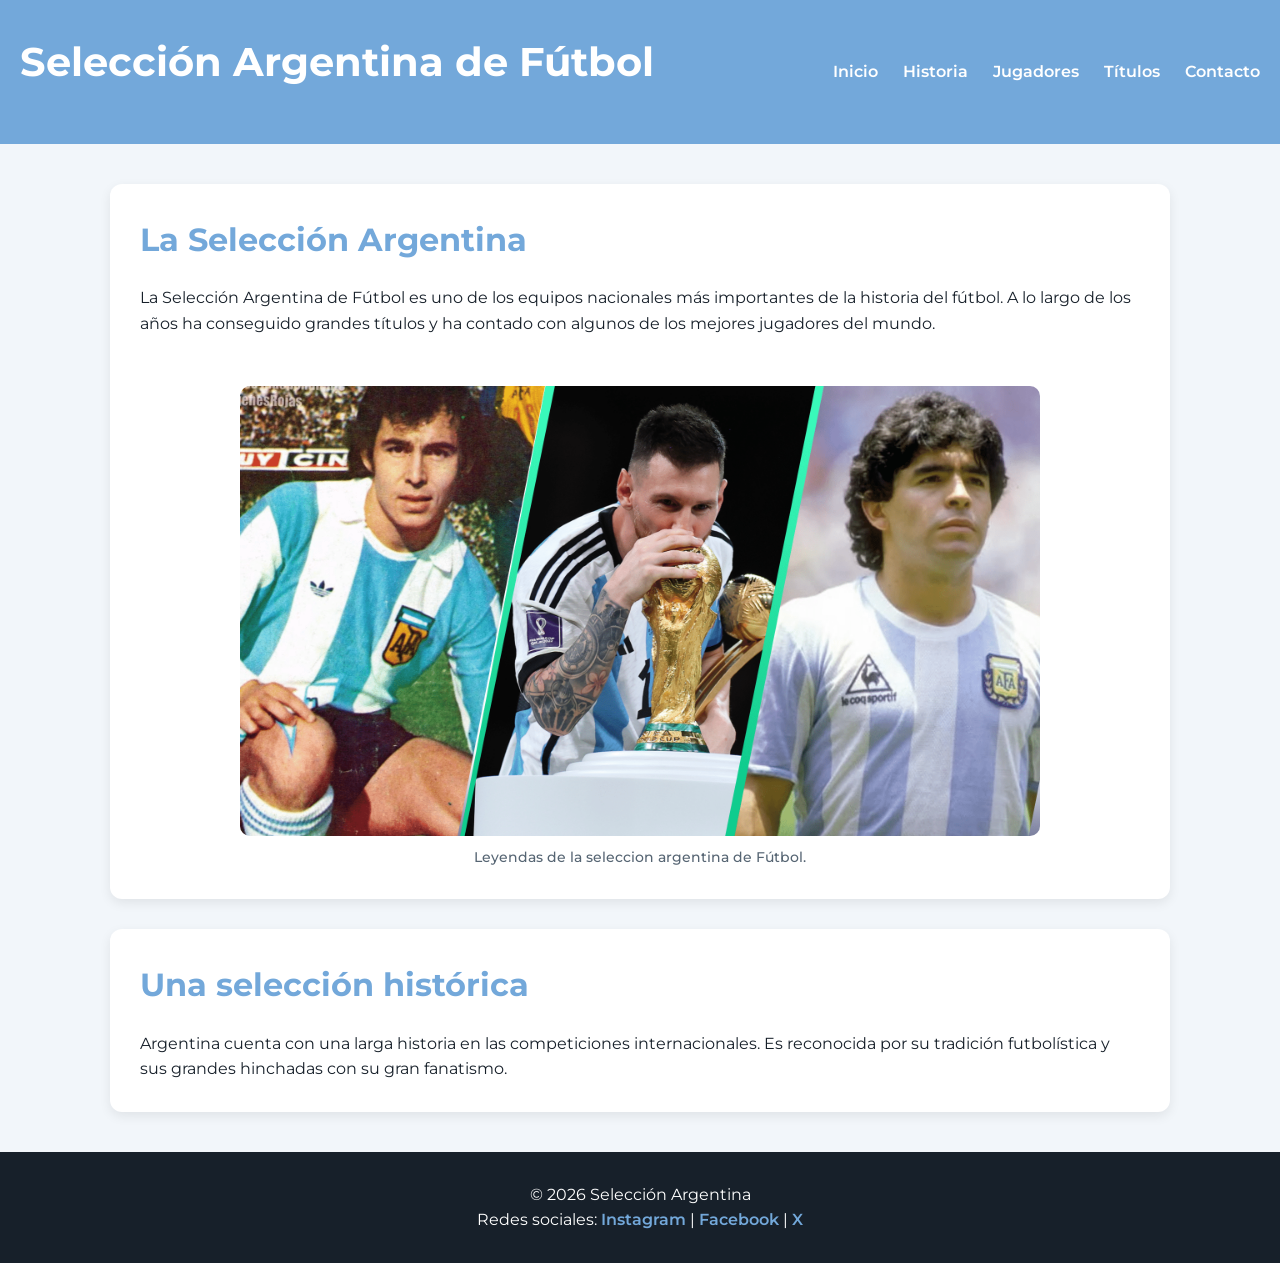
<file: index.html>
<!DOCTYPE html>
<html lang="es">
<head>
    <meta charset="UTF-8">
    <meta name="viewport" content="width=device-width, initial-scale=1.0">
    <title>Selección Argentina</title>

    <link rel="stylesheet" href="styles/styles.css">
</head>

<body class="pagina">

    <header class="encabezado">
        <h1 class="titulo-principal">Selección Argentina de Fútbol</h1>

        <nav class="navegacion">
            <ul class="lista-navegacion">
                <li><a href="index.html">Inicio</a></li>
                <li><a href="pages/historia.html">Historia</a></li>
                <li><a href="pages/jugadores.html">Jugadores</a></li>
                <li><a href="pages/titulos.html">Títulos</a></li>
                <li><a href="pages/contacto.html">Contacto</a></li>
            </ul>
        </nav>
    </header>

    <main class="contenido-principal">

        <section class="seccion">
            <h2 class="titulo-seccion">La Selección Argentina</h2>

            <p class="texto">
                La Selección Argentina de Fútbol es uno de los equipos
                nacionales más importantes de la historia del fútbol.
                A lo largo de los años ha conseguido grandes títulos
                y ha contado con algunos de los mejores jugadores
                del mundo.
            </p>

            <figure class="figura">
                <img class="imagen-principal"
                     src="img/inicio seleccion.png"
                     alt="Jugadores más importantes de la historia de Argentina">
                <figcaption class="descripcion-imagen">
                    Leyendas de la seleccion argentina de Fútbol.
                </figcaption>
            </figure>
        </section>

        <section class="seccion">
            <h2 class="titulo-seccion">Una selección histórica</h2>

            <p class="texto">
                Argentina cuenta con una larga historia en las
                competiciones internacionales. Es reconocida por
                su tradición futbolística y sus grandes hinchadas con su gran fanatismo.
            </p>
        </section>

    </main>

    <footer class="pie-pagina">
        <p class="texto">&copy; 2026 Selección Argentina</p>

        <p class="texto">
            Redes sociales:
            <a href="#">Instagram</a> |
            <a href="#">Facebook</a> |
            <a href="#">X</a>
        </p>
    </footer>

</body>
</html>
</file>
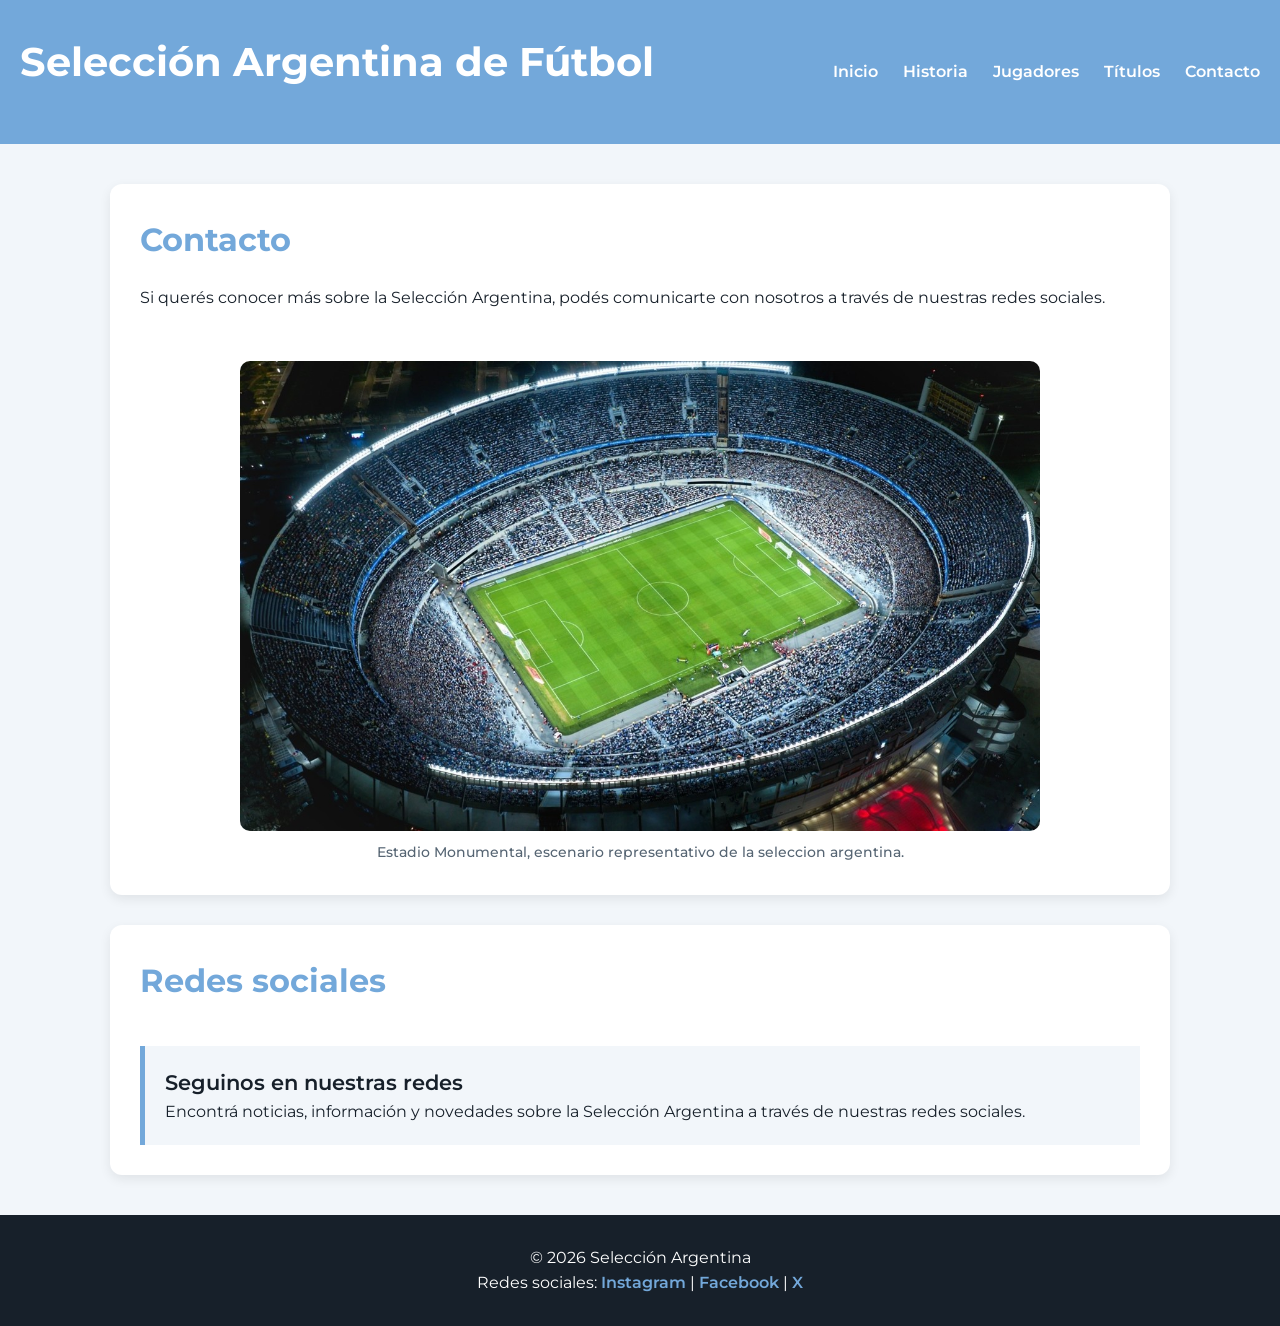
<file: pages/contacto.html>
<!DOCTYPE html>
<html lang="es">
<head>
    <meta charset="UTF-8">
    <meta name="viewport" content="width=device-width, initial-scale=1.0">
    <title>Contacto - Selección Argentina</title>

    <link rel="stylesheet" href="../styles/styles.css">
</head>

<body class="pagina">

    <header class="encabezado">
        <h1 class="titulo-principal">Selección Argentina de Fútbol</h1>

        <nav class="navegacion">
            <ul class="lista-navegacion">
                <li><a href="../index.html">Inicio</a></li>
                <li><a href="historia.html">Historia</a></li>
                <li><a href="jugadores.html">Jugadores</a></li>
                <li><a href="titulos.html">Títulos</a></li>
                <li><a href="contacto.html">Contacto</a></li>
            </ul>
        </nav>
    </header>

    <main class="contenido-principal">

        <section class="seccion">
            <h2 class="titulo-seccion">Contacto</h2>

            <p class="texto">
                Si querés conocer más sobre la Selección Argentina,
                podés comunicarte con nosotros a través de nuestras
                redes sociales.
            </p>

            <figure class="figura">
                <img class="imagen-principal"
                     src="../img/monumental.jpg"
                     alt="Estadio Monumental">
                <figcaption class="descripcion-imagen">
                    Estadio Monumental, escenario representativo
                    de la seleccion argentina.
                </figcaption>
            </figure>
        </section>

        <section class="seccion">
            <h2 class="titulo-seccion">Redes sociales</h2>

            <article class="articulo">
                <h3 class="subtitulo">Seguinos en nuestras redes</h3>

                <p class="texto">
                    Encontrá noticias, información y novedades sobre
                    la Selección Argentina a través de nuestras redes
                    sociales.
                </p>
            </article>

        </section>

    </main>

    <footer class="pie-pagina">
        <p class="texto">&copy; 2026 Selección Argentina</p>

        <p class="texto">
            Redes sociales:
            <a href="#">Instagram</a> |
            <a href="#">Facebook</a> |
            <a href="#">X</a>
        </p>
    </footer>

</body>
</html>
</file>
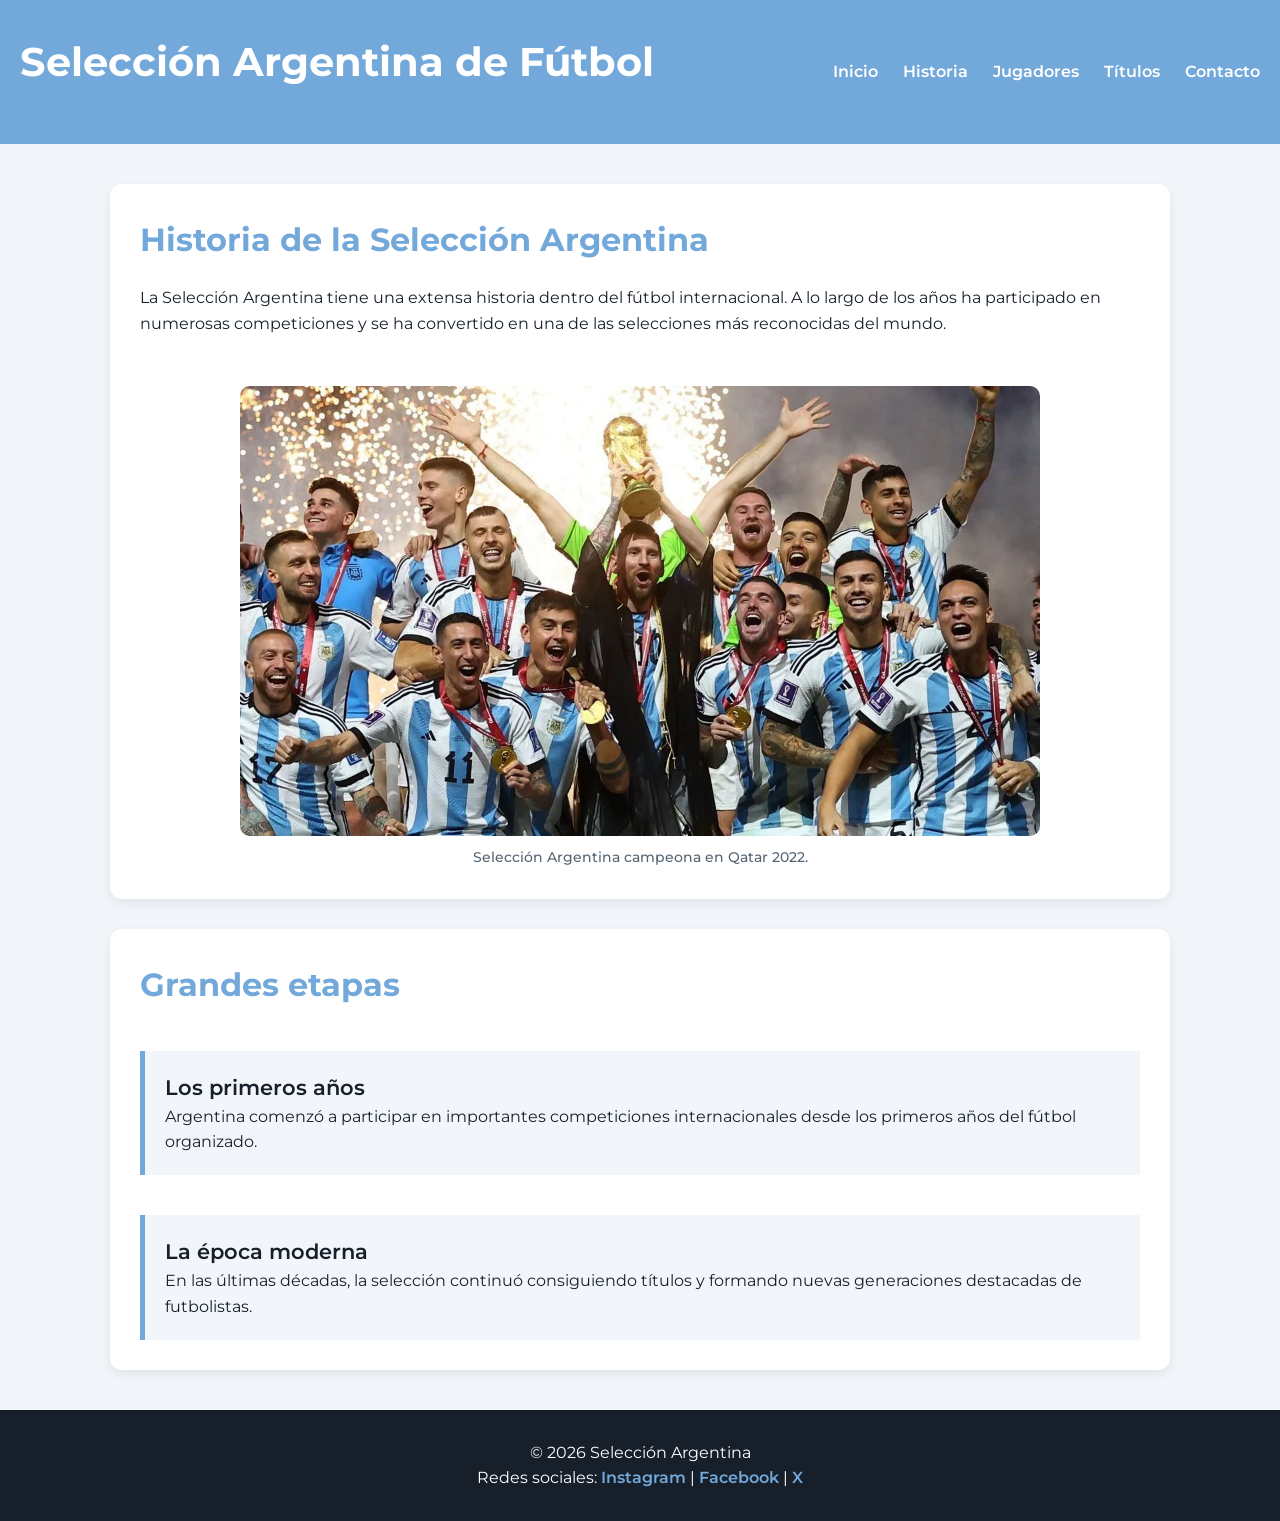
<file: pages/historia.html>
<!DOCTYPE html>
<html lang="es">
<head>
    <meta charset="UTF-8">
    <meta name="viewport" content="width=device-width, initial-scale=1.0">
    <title>Historia - Selección Argentina</title>

    <link rel="stylesheet" href="../styles/styles.css">
</head>

<body class="pagina">

    <header class="encabezado">
        <h1 class="titulo-principal">Selección Argentina de Fútbol</h1>

        <nav class="navegacion">
            <ul class="lista-navegacion">
                <li><a href="../index.html">Inicio</a></li>
                <li><a href="historia.html">Historia</a></li>
                <li><a href="jugadores.html">Jugadores</a></li>
                <li><a href="titulos.html">Títulos</a></li>
                <li><a href="contacto.html">Contacto</a></li>
            </ul>
        </nav>
    </header>

    <main class="contenido-principal">

        <section class="seccion">
            <h2 class="titulo-seccion">Historia de la Selección Argentina</h2>

            <p class="texto">
                La Selección Argentina tiene una extensa historia dentro
                del fútbol internacional. A lo largo de los años ha
                participado en numerosas competiciones y se ha convertido
                en una de las selecciones más reconocidas del mundo.
            </p>

            <figure class="figura">
                <img class="imagen-principal"
                     src="../img/seleccion-argentina.jpg"
                     alt="Selección Argentina">
                <figcaption class="descripcion-imagen">
                    Selección Argentina campeona en Qatar 2022.
                </figcaption>
            </figure>
        </section>

        <section class="seccion">
            <h2 class="titulo-seccion">Grandes etapas</h2>

            <article class="articulo">
                <h3 class="subtitulo">Los primeros años</h3>

                <p class="texto">
                    Argentina comenzó a participar en importantes
                    competiciones internacionales desde los primeros
                    años del fútbol organizado.
                </p>
            </article>

            <article class="articulo">
                <h3 class="subtitulo">La época moderna</h3>

                <p class="texto">
                    En las últimas décadas, la selección continuó
                    consiguiendo títulos y formando nuevas generaciones
                    destacadas de futbolistas.
                </p>
            </article>
        </section>

    </main>

    <footer class="pie-pagina">
        <p class="texto">&copy; 2026 Selección Argentina</p>

        <p class="texto">
            Redes sociales:
            <a href="#">Instagram</a> |
            <a href="#">Facebook</a> |
            <a href="#">X</a>
        </p>
    </footer>

</body>
</html>
</file>
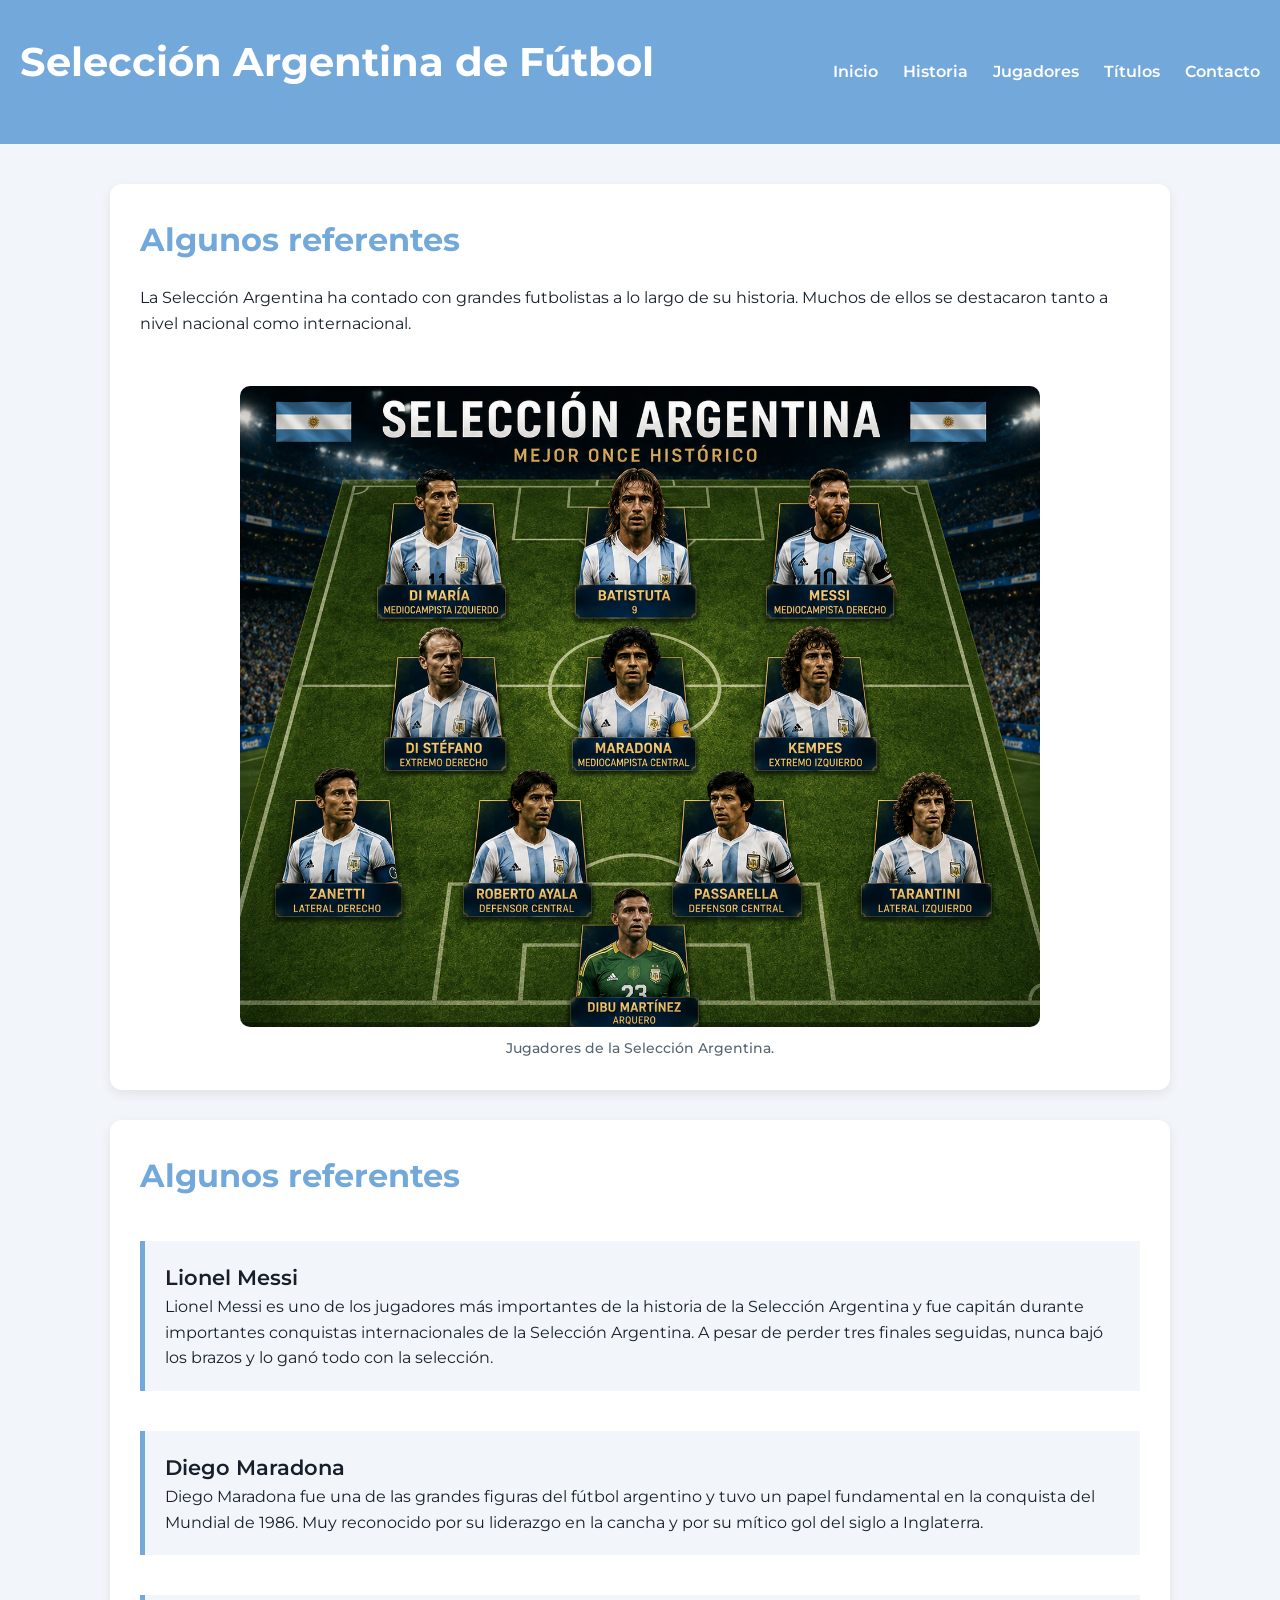
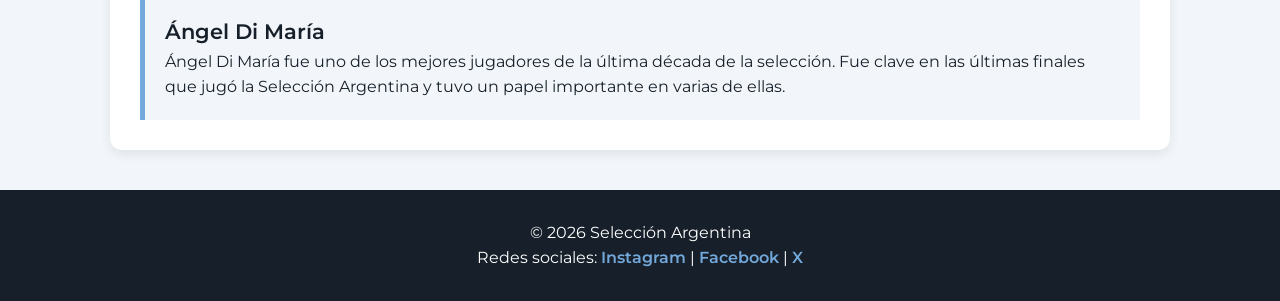
<file: pages/jugadores.html>
<!DOCTYPE html>
<html lang="es">
<head>
    <meta charset="UTF-8">
    <meta name="viewport" content="width=device-width, initial-scale=1.0">
    <title>Jugadores - Selección Argentina</title>

    <link rel="stylesheet" href="../styles/styles.css">
</head>

<body class="pagina">

    <header class="encabezado">
        <h1 class="titulo-principal">Selección Argentina de Fútbol</h1>

        <nav class="navegacion">
            <ul class="lista-navegacion">
                <li><a href="../index.html">Inicio</a></li>
                <li><a href="historia.html">Historia</a></li>
                <li><a href="jugadores.html">Jugadores</a></li>
                <li><a href="titulos.html">Títulos</a></li>
                <li><a href="contacto.html">Contacto</a></li>
            </ul>
        </nav>
    </header>

    <main class="contenido-principal">

        <section class="seccion referentes">
            <h2 class="titulo-seccion">Algunos referentes</h2>

            <p class="texto">
                La Selección Argentina ha contado con grandes futbolistas
                a lo largo de su historia. Muchos de ellos se destacaron
                tanto a nivel nacional como internacional.
            </p>

            <figure class="figura">
                <img class="imagen-principal"
                     src="../img/jugadores-destacados.png"
                     alt="Jugadores de la Selección Argentina">
                <figcaption class="descripcion-imagen">
                    Jugadores de la Selección Argentina.
                </figcaption>
            </figure>
        </section>

        <section class="seccion">
            <h2 class="titulo-seccion">Algunos referentes</h2>

            <article class="articulo">
                <h3 class="subtitulo">Lionel Messi</h3>

                <p class="texto">
                    Lionel Messi es uno de los jugadores más importantes
                    de la historia de la Selección Argentina y fue capitán
                    durante importantes conquistas internacionales de la
                    Selección Argentina. A pesar de perder tres finales
                    seguidas, nunca bajó los brazos y lo ganó todo con
                    la selección.
                </p>
            </article>

            <article class="articulo">
                <h3 class="subtitulo">Diego Maradona</h3>

                <p class="texto">
                    Diego Maradona fue una de las grandes figuras del
                    fútbol argentino y tuvo un papel fundamental en la
                    conquista del Mundial de 1986. Muy reconocido por su
                    liderazgo en la cancha y por su mítico gol del siglo
                    a Inglaterra.
                </p>
            </article>

            <article class="articulo">
                <h3 class="subtitulo">Ángel Di María</h3>

                <p class="texto">
                    Ángel Di María fue uno de los mejores jugadores de la
                    última década de la selección. Fue clave en las últimas
                    finales que jugó la Selección Argentina y tuvo un papel
                    importante en varias de ellas.
                </p>
            </article>

        </section>

    </main>

    <footer class="pie-pagina">
        <p class="texto">&copy; 2026 Selección Argentina</p>

        <p class="texto">
            Redes sociales:
            <a href="#">Instagram</a> |
            <a href="#">Facebook</a> |
            <a href="#">X</a>
        </p>
    </footer>

</body>
</html>
</file>
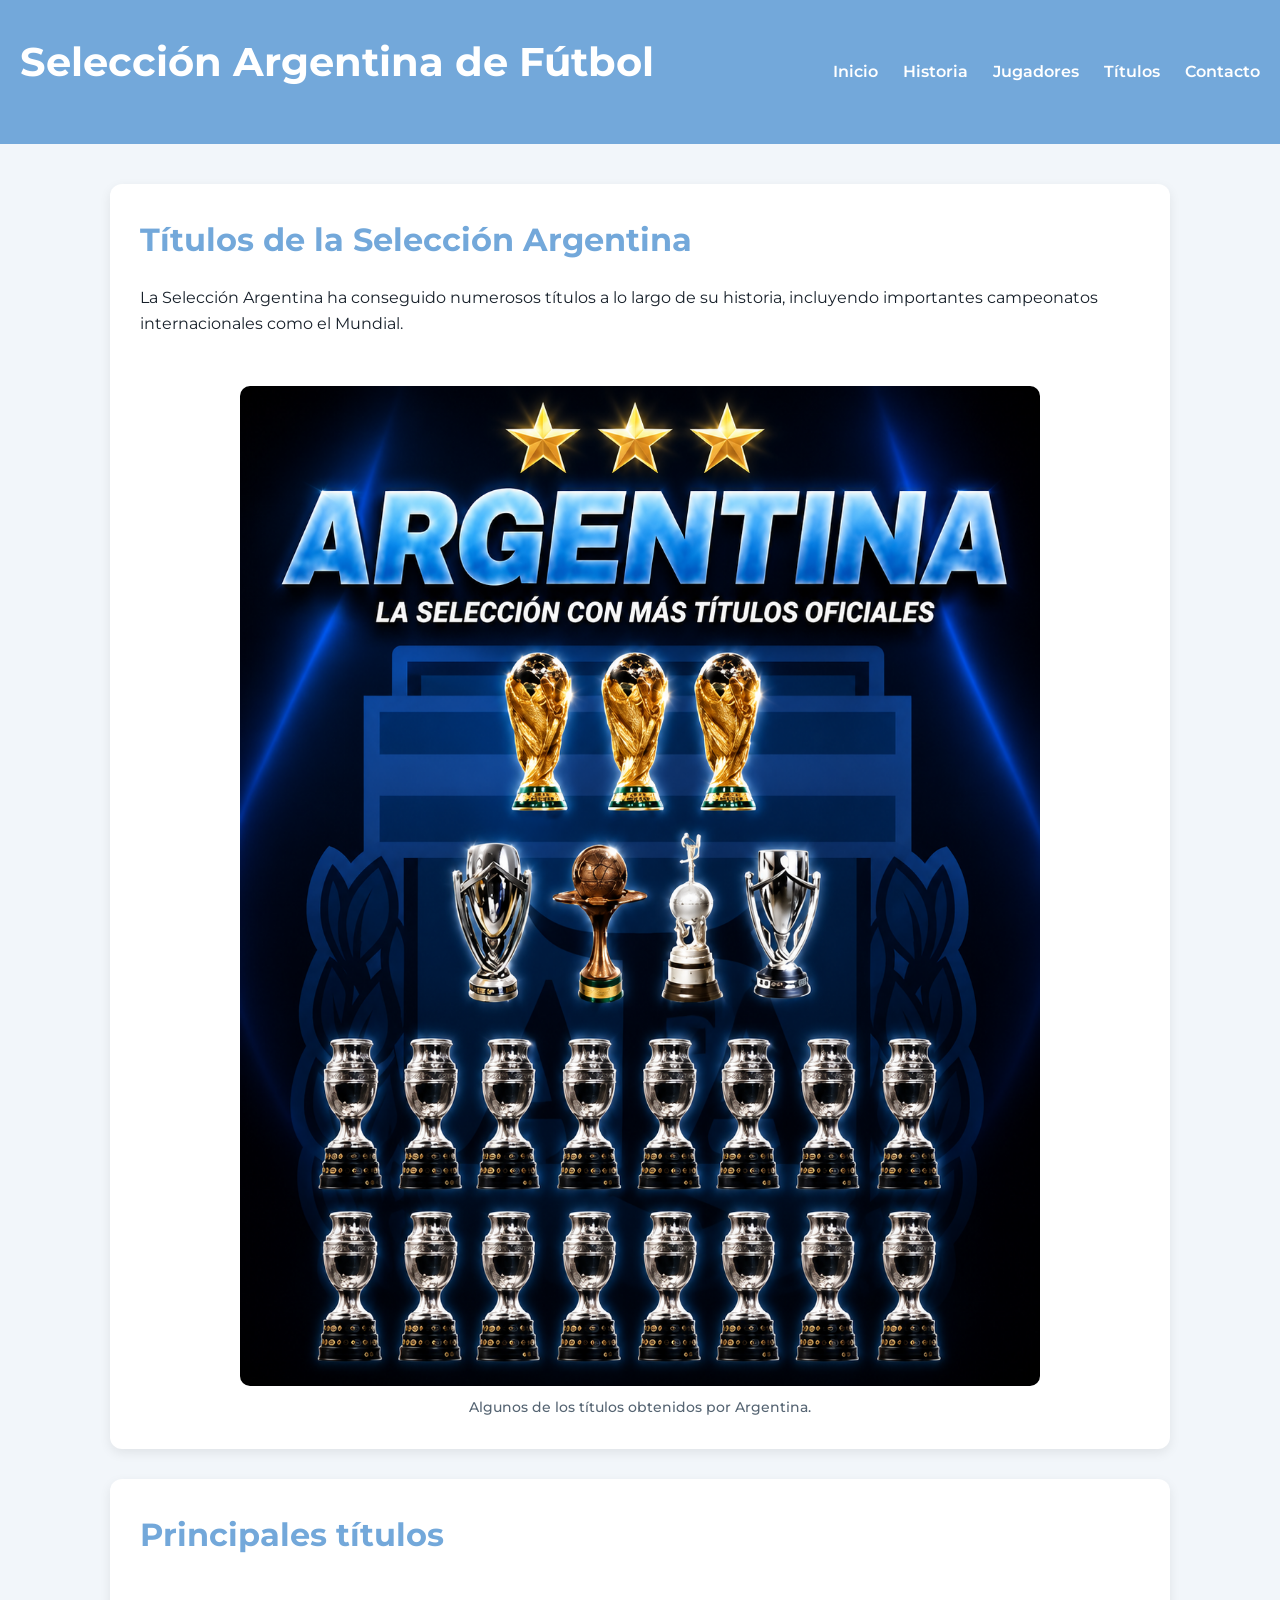
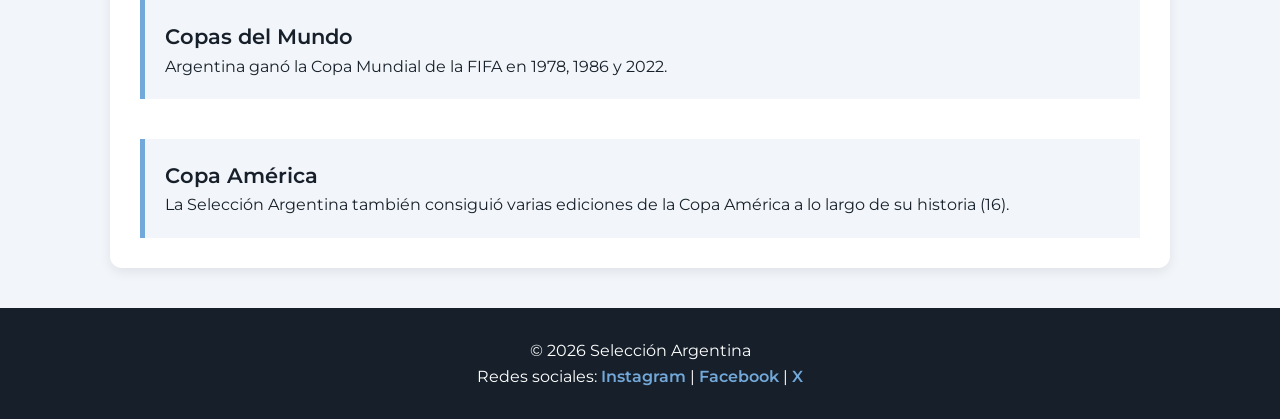
<file: pages/titulos.html>
<!DOCTYPE html>
<html lang="es">
<head>
    <meta charset="UTF-8">
    <meta name="viewport" content="width=device-width, initial-scale=1.0">
    <title>Títulos - Selección Argentina</title>

    <link rel="stylesheet" href="../styles/styles.css">
</head>

<body class="pagina">

    <header class="encabezado">
        <h1 class="titulo-principal">Selección Argentina de Fútbol</h1>

        <nav class="navegacion">
            <ul class="lista-navegacion">
                <li><a href="../index.html">Inicio</a></li>
                <li><a href="historia.html">Historia</a></li>
                <li><a href="jugadores.html">Jugadores</a></li>
                <li><a href="titulos.html">Títulos</a></li>
                <li><a href="contacto.html">Contacto</a></li>
            </ul>
        </nav>
    </header>

    <main class="contenido-principal">

        <section class="seccion">
            <h2 class="titulo-seccion">Títulos de la Selección Argentina</h2>

            <p class="texto">
                La Selección Argentina ha conseguido numerosos títulos
                a lo largo de su historia, incluyendo importantes
                campeonatos internacionales como el Mundial.
            </p>

            <figure class="figura">
                <img class="imagen-principal"
                     src="../img/titulos-seleccion.png"
                     alt="Títulos de la Selección Argentina">
                <figcaption class="descripcion-imagen">
                    Algunos de los títulos obtenidos por Argentina.
                </figcaption>
            </figure>
        </section>

        <section class="seccion">
            <h2 class="titulo-seccion">Principales títulos</h2>

            <article class="articulo">
                <h3 class="subtitulo">Copas del Mundo</h3>

                <p class="texto">
                    Argentina ganó la Copa Mundial de la FIFA en
                    1978, 1986 y 2022.
                </p>
            </article>

            <article class="articulo">
                <h3 class="subtitulo">Copa América</h3>

                <p class="texto">
                    La Selección Argentina también consiguió varias
                    ediciones de la Copa América a lo largo de su historia (16).
                </p>
            </article>

        </section>

    </main>

    <footer class="pie-pagina">
        <p class="texto">&copy; 2026 Selección Argentina</p>

        <p class="texto">
            Redes sociales:
            <a href="#">Instagram</a> |
            <a href="#">Facebook</a> |
            <a href="#">X</a>
        </p>
    </footer>

</body>
</html>
</file>
<file: styles/styles.css>
/* =========================
   TIPOGRAFÍA Y COLORES
   ========================= */

@import url('https://fonts.googleapis.com/css2?family=Montserrat:wght@400;500;600;700&display=swap');

:root {
    --celeste: #73a8da;
    --blanco: #FFFFFF;
    --dorado: #FFD700;
    --azul-oscuro: #17202A;
    --gris-claro: #F2F6FA;
}


/* =========================
   CONFIGURACIÓN GENERAL
   ========================= */

* {
    margin: 0;
    padding: 0;
    box-sizing: border-box;
}

body {
    margin: 0;
    font-family: 'Montserrat', sans-serif;
    background-color: var(--gris-claro);
    color: var(--azul-oscuro);
    line-height: 1.6;
}


/* =========================
   ENCABEZADO
   ========================= */

.encabezado {
    display: flex;
    justify-content: space-between;
    align-items: center;
    background-color: var(--celeste);
    color: var(--blanco);
    padding: 30px 20px;
}

.titulo-principal {
    margin: 0 0 20px;
    font-size: 2.5rem;
    font-weight: 700;
}


/* =========================
   NAVEGACIÓN
   ========================= */

.lista-navegacion {
    display: flex;
    justify-content: center;
    align-items: center;
    gap: 25px;
    list-style: none;
    padding: 0;
    margin: 0;
}

.lista-navegacion a {
    color: var(--blanco);
    text-decoration: none;
    font-weight: 600;
}

.lista-navegacion a:hover {
    color: var(--dorado);
}


/* =========================
   CONTENIDO PRINCIPAL
   ========================= */

.contenido-principal {
    max-width: 1100px;
    margin: 40px auto;
    padding: 0 20px;
}

.seccion {
    display: flex;
    flex-direction: column;
    gap: 20px;
    background-color: var(--blanco);
    padding: 30px;
    margin-bottom: 30px;
    border-radius: 12px;
    box-shadow: 0 4px 12px rgba(0, 0, 0, 0.08);
}

.titulo-seccion {
    color: var(--celeste);
    font-size: 2rem;
    font-weight: 700;
    margin-top: 0;
}

.texto {
    font-size: 1rem;
    font-weight: 400;
}


/* =========================
   IMÁGENES
   ========================= */

.figura {
    margin: 30px 0 0;
    text-align: center;
}

.imagen-principal {
    display: block;
    max-width: 100%;
    width: 800px;
    height: auto;
    margin: 0 auto;
    border-radius: 10px;
}

.descripcion-imagen {
    margin-top: 10px;
    font-size: 0.9rem;
    font-weight: 500;
    color: #566573;
}


/* =========================
   ARTÍCULOS
   ========================= */

.articulo {
    padding: 20px;
    margin-top: 20px;
    border-left: 5px solid var(--celeste);
    background-color: var(--gris-claro);
}

.subtitulo {
    margin-top: 0;
    color: var(--azul-oscuro);
    font-size: 1.3rem;
    font-weight: 600;
}


/* =========================
   PIE DE PÁGINA
   ========================= */

.pie-pagina {
    background-color: var(--azul-oscuro);
    color: var(--blanco);
    text-align: center;
    padding: 30px 20px;
    margin-top: 40px;
}

.pie-pagina a {
    color: var(--celeste);
    text-decoration: none;
    font-weight: 600;
}

.pie-pagina a:hover {
    color: var(--dorado);
}

.referentes {
    display: flex;
    flex-direction: column;
    gap: 20px;
}
</file>
